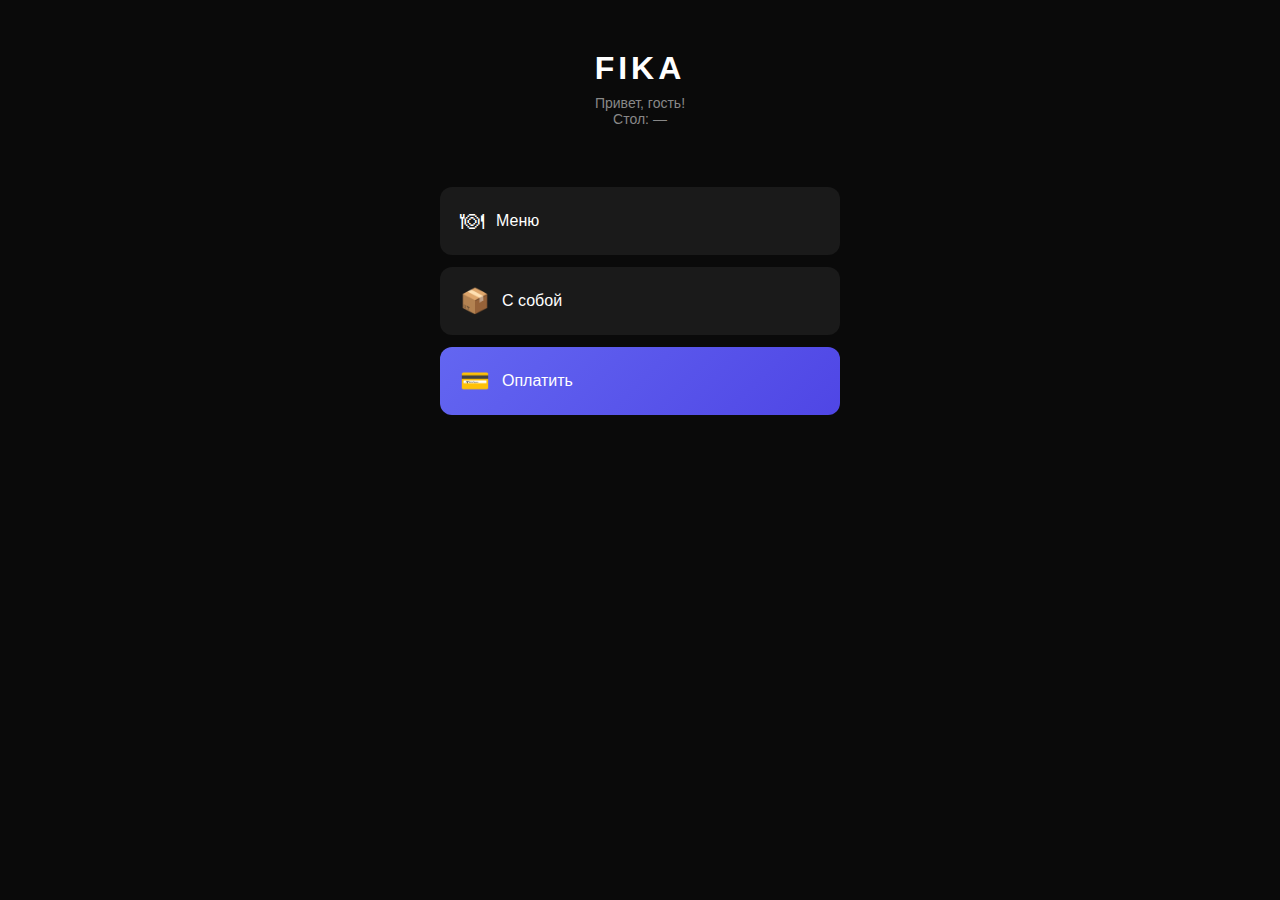
<file: index.html>
<!DOCTYPE html>
<html>
<head>
    <meta charset="UTF-8">
    <meta name="viewport" content="width=device-width, initial-scale=1.0">
    <title>FIKA</title>
    <script src="https://telegram.org/js/telegram-web-app.js"></script>
    <style>
        * {
            margin: 0;
            padding: 0;
            box-sizing: border-box;
        }
        
        body {
            font-family: -apple-system, BlinkMacSystemFont, 'Segoe UI', Roboto, sans-serif;
            background: #0a0a0a;
            color: #ffffff;
            min-height: 100vh;
            padding: 20px;
        }
        
        .container {
            max-width: 400px;
            margin: 0 auto;
        }
        
        .header {
            text-align: center;
            padding: 30px 0;
        }
        
        .logo {
            font-size: 32px;
            font-weight: 700;
            letter-spacing: 4px;
            margin-bottom: 8px;
        }
        
        .greeting {
            color: #888;
            font-size: 14px;
        }
        
        .buttons {
            display: flex;
            flex-direction: column;
            gap: 12px;
            margin-top: 30px;
        }
        
        .btn {
            background: #1a1a1a;
            border: none;
            border-radius: 12px;
            padding: 20px;
            color: #fff;
            font-size: 16px;
            cursor: pointer;
            display: flex;
            align-items: center;
            gap: 12px;
        }
        
        .btn:active {
            background: #252525;
        }
        
        .btn-icon {
            font-size: 24px;
        }
        
        .btn-pay {
            background: linear-gradient(135deg, #6366f1, #4f46e5);
        }
        
        /* Модалка заказа */
        .modal {
            display: none;
            position: fixed;
            top: 0;
            left: 0;
            right: 0;
            bottom: 0;
            background: #0a0a0a;
            padding: 20px;
            overflow-y: auto;
        }
        
        .modal.active {
            display: block;
        }
        
        .modal-header {
            display: flex;
            justify-content: space-between;
            align-items: center;
            margin-bottom: 20px;
        }
        
        .modal-title {
            font-size: 20px;
            font-weight: 600;
        }
        
        .modal-close {
            background: #1a1a1a;
            border: none;
            color: #fff;
            font-size: 24px;
            width: 40px;
            height: 40px;
            border-radius: 50%;
            cursor: pointer;
        }
        
        .order-item {
            display: flex;
            justify-content: space-between;
            padding: 15px 0;
            border-bottom: 1px solid #1a1a1a;
        }
        
        .item-name {
            flex: 1;
            margin-right: 10px;
        }
        
        .item-price {
            color: #6366f1;
            font-weight: 600;
        }
        
        .order-total {
            display: flex;
            justify-content: space-between;
            padding: 20px 0;
            font-size: 20px;
            font-weight: 700;
        }
        
        .total-sum {
            color: #22c55e;
        }
        
        .btn-pay-now {
            width: 100%;
            background: linear-gradient(135deg, #22c55e, #16a34a);
            border: none;
            border-radius: 12px;
            padding: 18px;
            color: #fff;
            font-size: 18px;
            font-weight: 600;
            cursor: pointer;
            margin-top: 20px;
        }
        
        .loading {
            text-align: center;
            padding: 40px;
            color: #888;
        }
        
        .error {
            text-align: center;
            padding: 40px;
            color: #ef4444;
        }
    </style>
</head>
<body>
    <div class="container">
        <div class="header">
            <div class="logo">FIKA</div>
            <p class="greeting">Привет, <span id="username">гость</span>!</p>
            <p class="greeting">Стол: <span id="table-num">—</span></p>
        </div>
        
        <div class="buttons">
            <button class="btn" id="btn-menu">
                <span class="btn-icon">🍽</span>
                <span>Меню</span>
            </button>
            
            <button class="btn" id="btn-takeaway">
                <span class="btn-icon">📦</span>
                <span>С собой</span>
            </button>
            
            <button class="btn btn-pay" id="btn-pay">
                <span class="btn-icon">💳</span>
                <span>Оплатить</span>
            </button>
        </div>
    </div>
    
    <!-- Модалка с заказом -->
    <div class="modal" id="modal">
        <div class="modal-header">
            <span class="modal-title">Ваш счёт</span>
            <button class="modal-close" id="modal-close">×</button>
        </div>
        <div id="order-content">
            <div class="loading">Загрузка...</div>
        </div>
    </div>

    <script>
        const tg = window.Telegram.WebApp;
        tg.ready();
        tg.expand();
        
        document.getElementById('username').textContent = 
            tg.initDataUnsafe?.user?.first_name || 'гость';
        
        // Получаем номер стола из параметра (например ?table=31)
        const urlParams = new URLSearchParams(window.location.search);
        const tableNum = urlParams.get('table') || '31';
        document.getElementById('table-num').textContent = tableNum;
        
        const modal = document.getElementById('modal');
        const orderContent = document.getElementById('order-content');
        
        // Кнопки
        document.getElementById('btn-menu').onclick = function() {
            tg.showAlert('Меню — скоро будет!');
        };
        
        document.getElementById('btn-takeaway').onclick = function() {
            tg.showAlert('С собой — скоро будет!');
        };
        
        document.getElementById('btn-pay').onclick = async function() {
            modal.classList.add('active');
            orderContent.innerHTML = '<div class="loading">Загрузка заказа...</div>';
            
            try {
                const response = await fetch('/api/order/' + tableNum);
                const data = await response.json();
                
                if (data.error) {
                    orderContent.innerHTML = '<div class="error">' + data.error + '</div>';
                    return;
                }
                
                let html = '';
                data.items.forEach(item => {
                    html += `
                        <div class="order-item">
                            <span class="item-name">${item.name}</span>
                            <span class="item-price">${item.price} ₸</span>
                        </div>
                    `;
                });
                
                html += `
                    <div class="order-total">
                        <span>Итого:</span>
                        <span class="total-sum">${data.total} ₸</span>
                    </div>
                    <button class="btn-pay-now" onclick="payNow()">Оплатить ${data.total} ₸</button>
                `;
                
                orderContent.innerHTML = html;
                
            } catch (err) {
                orderContent.innerHTML = '<div class="error">Ошибка загрузки</div>';
            }
        };
        
        document.getElementById('modal-close').onclick = function() {
            modal.classList.remove('active');
        };
        
        function payNow() {
            tg.showAlert('Оплата скоро будет подключена!');
        }
    </script>
</body>
</html>
</file>
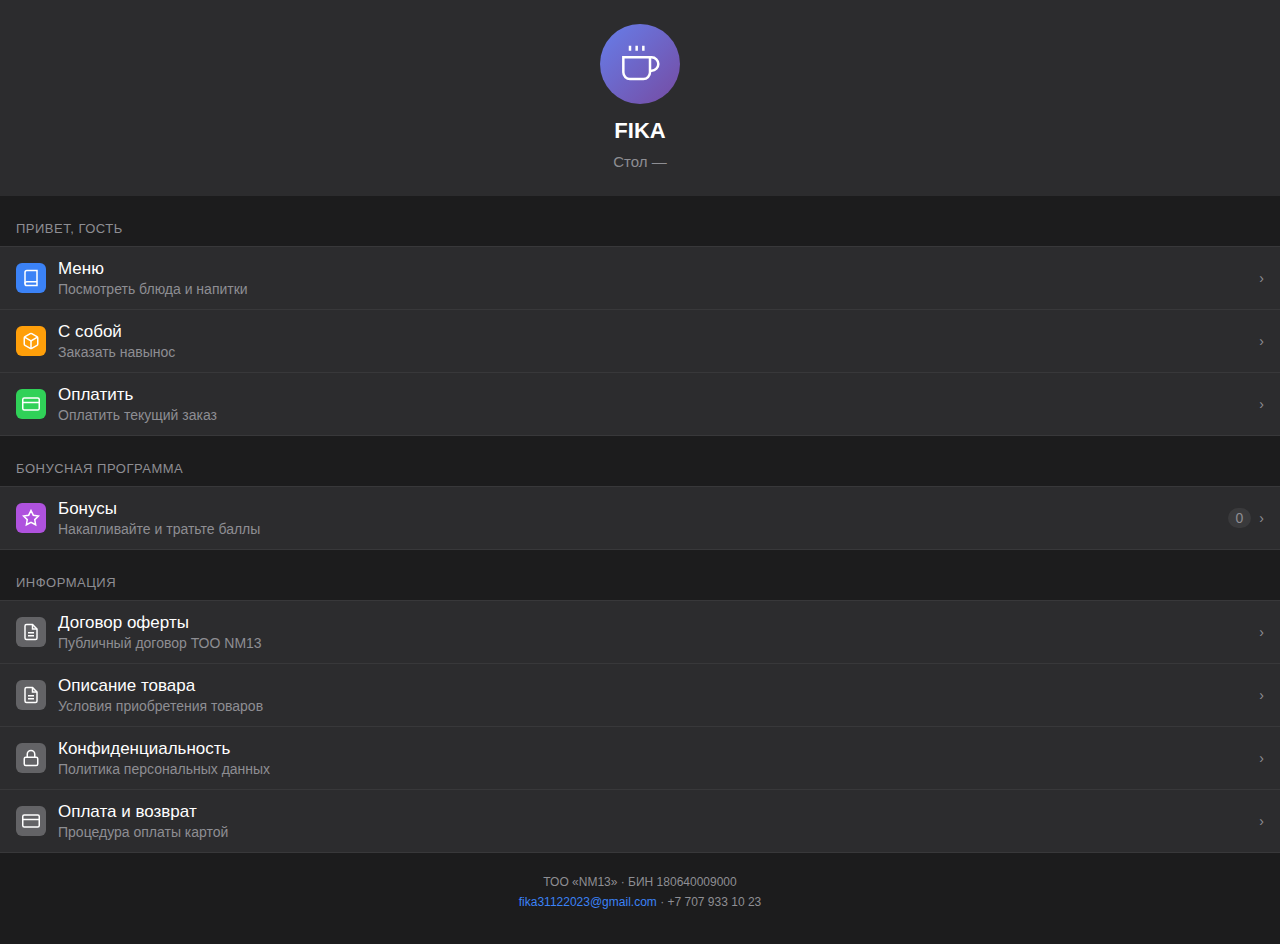
<file: templates/index.html>
<!DOCTYPE html>
<html>
<head>
    <meta charset="UTF-8">
    <meta name="viewport" content="width=device-width, initial-scale=1.0, maximum-scale=1.0, user-scalable=no">
    <title>FIKA</title>
    <script src="https://telegram.org/js/telegram-web-app.js"></script>
    <link rel="stylesheet" href="/static/css/style.css">
</head>
<body>
    <!-- Главная страница -->
    <div class="page active" id="main-page">
        <div class="profile-header">
            <div class="profile-avatar">
                <svg width="40" height="40" viewBox="0 0 24 24" fill="none" stroke="white" stroke-width="1.5">
                    <path d="M18 8h1a4 4 0 0 1 0 8h-1M2 8h16v9a4 4 0 0 1-4 4H6a4 4 0 0 1-4-4V8zM6 1v3M10 1v3M14 1v3"/>
                </svg>
            </div>
            <div class="profile-name">FIKA</div>
            <div class="profile-table">Стол <span id="table-num">—</span></div>
        </div>
        
        <div class="section">
            <div class="section-header">Привет, <span id="username">гость</span></div>
            <div class="menu-list">
                <button class="menu-item" id="btn-menu">
                    <div class="menu-icon blue">
                        <svg width="18" height="18" viewBox="0 0 24 24" fill="none" stroke="white" stroke-width="2">
                            <path d="M4 19.5A2.5 2.5 0 0 1 6.5 17H20"/>
                            <path d="M6.5 2H20v20H6.5A2.5 2.5 0 0 1 4 19.5v-15A2.5 2.5 0 0 1 6.5 2z"/>
                        </svg>
                    </div>
                    <div class="menu-content">
                        <div class="menu-title">Меню</div>
                        <div class="menu-subtitle">Посмотреть блюда и напитки</div>
                    </div>
                    <span class="menu-arrow">›</span>
                </button>
                
                <button class="menu-item" id="btn-takeaway">
                    <div class="menu-icon orange">
                        <svg width="18" height="18" viewBox="0 0 24 24" fill="none" stroke="white" stroke-width="2">
                            <path d="M21 16V8a2 2 0 0 0-1-1.73l-7-4a2 2 0 0 0-2 0l-7 4A2 2 0 0 0 3 8v8a2 2 0 0 0 1 1.73l7 4a2 2 0 0 0 2 0l7-4A2 2 0 0 0 21 16z"/>
                            <polyline points="3.27 6.96 12 12.01 20.73 6.96"/>
                            <line x1="12" y1="22.08" x2="12" y2="12"/>
                        </svg>
                    </div>
                    <div class="menu-content">
                        <div class="menu-title">С собой</div>
                        <div class="menu-subtitle">Заказать навынос</div>
                    </div>
                    <span class="menu-arrow">›</span>
                </button>
                
                <button class="menu-item" id="btn-pay">
                    <div class="menu-icon green">
                        <svg width="18" height="18" viewBox="0 0 24 24" fill="none" stroke="white" stroke-width="2">
                            <rect x="1" y="4" width="22" height="16" rx="2" ry="2"/>
                            <line x1="1" y1="10" x2="23" y2="10"/>
                        </svg>
                    </div>
                    <div class="menu-content">
                        <div class="menu-title">Оплатить</div>
                        <div class="menu-subtitle">Оплатить текущий заказ</div>
                    </div>
                    <span class="menu-arrow">›</span>
                </button>
            </div>
        </div>
        
        <div class="section">
            <div class="section-header">Бонусная программа</div>
            <div class="menu-list">
                <button class="menu-item" id="btn-bonus">
                    <div class="menu-icon purple">
                        <svg width="18" height="18" viewBox="0 0 24 24" fill="none" stroke="white" stroke-width="2">
                            <polygon points="12 2 15.09 8.26 22 9.27 17 14.14 18.18 21.02 12 17.77 5.82 21.02 7 14.14 2 9.27 8.91 8.26 12 2"/>
                        </svg>
                    </div>
                    <div class="menu-content">
                        <div class="menu-title">Бонусы</div>
                        <div class="menu-subtitle">Накапливайте и тратьте баллы</div>
                    </div>
                    <span class="menu-badge">0</span>
                    <span class="menu-arrow">›</span>
                </button>
            </div>
        </div>
        <div class="section">
            <div class="section-header">Информация</div>
            <div class="menu-list">
                <button class="menu-item" id="btn-offer">
                    <div class="menu-icon" style="background:#636366">
                        <svg width="18" height="18" viewBox="0 0 24 24" fill="none" stroke="white" stroke-width="2">
                            <path d="M14 2H6a2 2 0 0 0-2 2v16a2 2 0 0 0 2 2h12a2 2 0 0 0 2-2V8z"/>
                            <polyline points="14 2 14 8 20 8"/>
                            <line x1="16" y1="13" x2="8" y2="13"/>
                            <line x1="16" y1="17" x2="8" y2="17"/>
                        </svg>
                    </div>
                    <div class="menu-content">
                        <div class="menu-title">Договор оферты</div>
                        <div class="menu-subtitle">Публичный договор ТОО NM13</div>
                    </div>
                    <span class="menu-arrow">&#8250;</span>
                </button>
                <button class="menu-item" id="btn-product">
                    <div class="menu-icon" style="background:#636366">
                        <svg width="18" height="18" viewBox="0 0 24 24" fill="none" stroke="white" stroke-width="2">
                            <path d="M14 2H6a2 2 0 0 0-2 2v16a2 2 0 0 0 2 2h12a2 2 0 0 0 2-2V8z"/>
                            <polyline points="14 2 14 8 20 8"/>
                            <line x1="16" y1="13" x2="8" y2="13"/>
                            <line x1="16" y1="17" x2="8" y2="17"/>
                        </svg>
                    </div>
                    <div class="menu-content">
                        <div class="menu-title">Описание товара</div>
                        <div class="menu-subtitle">Условия приобретения товаров</div>
                    </div>
                    <span class="menu-arrow">&#8250;</span>
                </button>
                <button class="menu-item" id="btn-privacy">
                    <div class="menu-icon" style="background:#636366">
                        <svg width="18" height="18" viewBox="0 0 24 24" fill="none" stroke="white" stroke-width="2">
                            <rect x="3" y="11" width="18" height="11" rx="2" ry="2"/>
                            <path d="M7 11V7a5 5 0 0 1 10 0v4"/>
                        </svg>
                    </div>
                    <div class="menu-content">
                        <div class="menu-title">Конфиденциальность</div>
                        <div class="menu-subtitle">Политика персональных данных</div>
                    </div>
                    <span class="menu-arrow">&#8250;</span>
                </button>
                <button class="menu-item" id="btn-payment-info">
                    <div class="menu-icon" style="background:#636366">
                        <svg width="18" height="18" viewBox="0 0 24 24" fill="none" stroke="white" stroke-width="2">
                            <rect x="1" y="4" width="22" height="16" rx="2" ry="2"/>
                            <line x1="1" y1="10" x2="23" y2="10"/>
                        </svg>
                    </div>
                    <div class="menu-content">
                        <div class="menu-title">Оплата и возврат</div>
                        <div class="menu-subtitle">Процедура оплаты картой</div>
                    </div>
                    <span class="menu-arrow">&#8250;</span>
                </button>
            </div>
        </div>

        <div class="footer-info">
            ТОО &laquo;NM13&raquo; &middot; БИН 180640009000<br>
            <a href="mailto:fika31122023@gmail.com">fika31122023@gmail.com</a> &middot; +7 707 933 10 23
        </div>
    </div>

    <!-- Страница меню -->
    <div class="page" id="menu-page">
        <div class="navbar">
            <button class="navbar-back" id="menu-back">
                <svg width="12" height="20" viewBox="0 0 12 20" fill="none" stroke="currentColor" stroke-width="2.5" stroke-linecap="round" stroke-linejoin="round">
                    <path d="M10 18L2 10L10 2"/>
                </svg>
                Назад
            </button>
            <div class="navbar-title">Меню</div>
            <div class="navbar-spacer"></div>
        </div>
        <div id="menu-content">
            <div class="loading">Загрузка меню...</div>
        </div>
    </div>
    
    <!-- Страница заказа (оплата стола) -->
    <div class="page" id="order-page">
        <div class="navbar">
            <button class="navbar-back" id="order-back">
                <svg width="12" height="20" viewBox="0 0 12 20" fill="none" stroke="currentColor" stroke-width="2.5" stroke-linecap="round" stroke-linejoin="round">
                    <path d="M10 18L2 10L10 2"/>
                </svg>
                Назад
            </button>
            <div class="navbar-title">Ваш счёт</div>
            <div class="navbar-spacer"></div>
        </div>
        <div id="order-content">
            <div class="loading">Загрузка...</div>
        </div>
    </div>
    
    <!-- Страница самовывоза -->
    <div class="page" id="takeaway-page">
        <div class="navbar">
            <button class="navbar-back" id="takeaway-back">
                <svg width="12" height="20" viewBox="0 0 12 20" fill="none" stroke="currentColor" stroke-width="2.5" stroke-linecap="round" stroke-linejoin="round">
                    <path d="M10 18L2 10L10 2"/>
                </svg>
                Назад
            </button>
            <div class="navbar-title">С собой</div>
            <button class="navbar-cart" id="btn-cart">
                <svg width="24" height="24" viewBox="0 0 24 24" fill="none" stroke="currentColor" stroke-width="2">
                    <circle cx="9" cy="21" r="1"/>
                    <circle cx="20" cy="21" r="1"/>
                    <path d="M1 1h4l2.68 13.39a2 2 0 0 0 2 1.61h9.72a2 2 0 0 0 2-1.61L23 6H6"/>
                </svg>
                <span class="cart-badge" id="cart-badge">0</span>
            </button>
        </div>
        <div id="takeaway-menu-content">
            <div class="loading">Загрузка меню...</div>
        </div>
    </div>
    
    <!-- Страница корзины -->
    <div class="page" id="cart-page">
        <div class="navbar">
            <button class="navbar-back" id="cart-back">
                <svg width="12" height="20" viewBox="0 0 12 20" fill="none" stroke="currentColor" stroke-width="2.5" stroke-linecap="round" stroke-linejoin="round">
                    <path d="M10 18L2 10L10 2"/>
                </svg>
                Назад
            </button>
            <div class="navbar-title">Корзина</div>
            <div class="navbar-spacer"></div>
        </div>
        <div id="cart-content">
            <div class="empty-cart">Корзина пуста</div>
        </div>
    </div>

    <!-- Страница: Договор оферты -->
    <div class="page" id="offer-page">
        <div class="navbar">
            <button class="navbar-back" id="offer-back">
                <svg width="12" height="20" viewBox="0 0 12 20" fill="none" stroke="currentColor" stroke-width="2.5" stroke-linecap="round" stroke-linejoin="round">
                    <path d="M10 18L2 10L10 2"/>
                </svg>
                Назад
            </button>
            <div class="navbar-title">Договор оферты</div>
            <div class="navbar-spacer"></div>
        </div>
        <div class="doc-content">
            <h2>ПУБЛИЧНЫЙ ДОГОВОР-ОФЕРТА</h2>
            <p class="doc-subtitle">Юридического лица ТОО &laquo;NM13&raquo;<br>(далее &ndash; Исполнитель)</p>
            <p>Настоящая публичная оферта (далее &ndash; Оферта), является Договором, заключенным между Исполнителем и пользователем услуг &ndash; физическим лицом (далее &ndash; Заказчик), который определяет условия приобретения и оказания услуг с использованием ресурсов Исполнителя.</p>

            <h3>1. Общие положения</h3>
            <p>1.1. Исполнитель публикует настоящую Оферту с предложением в адрес физических и юридических лиц в соответствии со ст.395, 396 и 447 Гражданского кодекса Республики Казахстан (далее &ndash; ГК РК).</p>
            <p>1.2. Настоящая Оферта, как и любой Договор, определяет существенные условия взаимодействия между Исполнителем и Заказчиком (лицом акцептовавшим Оферту).</p>
            <p>1.3. Настоящая Оферта заключается между Исполнителем и Заказчиком в момент оформления заказа на оказание услуг.</p>
            <p>1.4. Оферта может быть принята любым физическим или юридическим лицом на территории Республики Казахстан, имеющим намерение заказать (приобрести) услуги, оказываемые Исполнителем в соответствии с перечнем услуг, указанных на сайте @FikaQr_bot.</p>
            <p>1.5. Заказчик безоговорочно принимает все условия, содержащиеся в оферте в целом (т.е. в полном объеме и без исключений).</p>
            <p>1.6. В случае принятия условий настоящей Оферты, физическое или юридическое лицо становится Заказчиком.</p>
            <p>1.7. Акцептом является получение Исполнителем сообщения о намерении физического или юридического лица заказать услуги на условиях, предложенных настоящей Офертой.</p>
            <p>1.8. Оферта, все изменения, приложения к ней, а также вся дополнительная информация об услугах Исполнителя опубликованы на сайте @FikaQr_bot.</p>

            <h3>2. Статус сайта Исполнителя</h3>
            <p>2.1. Сайт является собственностью Исполнителя и предназначен для организации дистанционного способа продажи услуг посредством сети интернет.</p>
            <p>2.2. Произведя акцепт Оферты (т.е. оплату оформленного на сайте Исполнителя заказа), Заказчик получит услуги на условиях и в порядке, определенном Договором на оказание услуг Исполнителя, размещенного на сайте @FikaQr_bot.</p>
            <p>2.3. Исполнитель не несет ответственности за содержание и достоверность информации, предоставленной Заказчиком при оформлении заказа на сайте Исполнителя.</p>

            <h3>3. Статус Заказчика</h3>
            <p>3.1. Заказчик несет ответственность за достоверность предоставленной при оформлении заказа информации, и ее чистоту от претензий третьих лиц.</p>
            <p>3.2. Заказчик подтверждает свое согласие с условиями, установленными настоящей Офертой, путем проставления отметки в графе &laquo;Условия Договора мною прочитаны полностью, все условия Договора мне понятны, со всеми условиями Договора я согласен&raquo; при оформлении заказа.</p>
            <p>3.3. Информация, предоставленная Заказчиком, является конфиденциальной. Заказчик, предоставляя свои персональные данные, зарегистрировавшись на сайте или заполнении заявки дает своими действиями согласие на обработку его персональных данных в целях исполнения пользовательского соглашения. Исполнитель использует информацию о Заказчике исключительно в целях функционирования Исполнителя (отправление уведомления Заказчиком о выполнении заказа и т.д.) и в случаях, указанных в настоящей Оферте.</p>
            <p>3.4. Услуги приобретаются Заказчиком исключительно для личных, семейных, домашних нужд, не связанных с осуществлением предпринимательской деятельности. Использование сайта (ресурса) Исполнителя для просмотра и выбора услуг, а также для оформления заказа является для Заказчика безвозмездным.</p>

            <h3>4. Предмет оферты</h3>
            <p>4.1. Исполнитель, на основании заказов Заказчика, продает последнему услуги в соответствии с условиями и по ценам, установленным Исполнителем на сайте.</p>
            <p>4.2. Оказание услуг заказанных и оплаченных Заказчиком, осуществляется Исполнителем или третьими лицами, привлеченными Исполнителем для исполнения своих обязательств.</p>
            <p>4.3. К отношениям между Заказчиком и Исполнителем применяются положения ГК РК, ЗРК &laquo;О защите прав потребителей&raquo;, а также иные нормативные правовые акты Республики Казахстан.</p>
            <p>4.4. Физическое или юридическое лицо считается принявшим все условия Оферты (акцепт) и приложений к ней в полном объеме и без исключений с момента получения Исполнителем сообщения о намерении Заказчика заказать услуги на условиях, предложенных Исполнителем.</p>

            <h3>5. Порядок заключения договора купли-продажи</h3>
            <p>5.1. Заказчик может оформить заказ самостоятельно на сайте Исполнителя, либо через специалиста Исполнителя по телефону, указанному на сайте, на условиях Договора оказания услуг.</p>
            <p>5.2. При оформлении заказа на сайте Исполнителя, Заказчик обязан предоставить следующие данные:</p>
            <ul>
                <li>Ф.И.О., ИИН (для физических лиц) или полное наименование, БИН (для юридических лиц);</li>
                <li>адрес доставки Товара;</li>
                <li>контактный телефон и адрес электронной почты Заказчика.</li>
            </ul>
            <p>5.3. Волеизъявление Заказчика осуществляется посредством внесения последним соответствующих данных в форму заказа на сайте Исполнителя, либо подачей заявки через специалиста Исполнителя с использованием информационно-телекоммуникационных средств или по электронной почте (e-mail).</p>
            <p>5.4. Исполнитель не редактирует информацию о Заказчике.</p>
            <p>5.5. Для получения бумажного экземпляра Договора оказания услуг, Заказчик отправляет заявку по электронной почте или иным способом, согласованным со специалистом Исполнителя.</p>

            <h3>6. Информация о товаре</h3>
            <p>6.1. Информация об услугах Исполнителя предоставляется к показу на сайте Исполнителя через графические изображения и информацию, являющиеся собственностью Исполнителя.</p>
            <p>6.2. Каждое графическое изображение сопровождается текстовой информацией с наименованием, ценой и описанием услуг.</p>
            <p>6.3. Все информационные материалы, представленные на сайте Исполнителя, носят справочный характер и не могут в полной мере передавать информацию о свойствах и характеристиках услуг.</p>
            <p>6.4. По просьбе Заказчика специалист Исполнителя обязан предоставить (по телефону или посредством электронной почты) прочую информацию, необходимую и достаточную для принятия им решения о заказе услуг.</p>

            <h3>7. Порядок приобретения (заказа) услуг</h3>
            <p>7.1. Заказчик вправе оформить заказ на любой из видов услуг, предоставленных на сайте Исполнителя. Каждый вид услуги может быть заказан в любом количестве.</p>
            <p>7.2. Заказ может быть оформлен Заказчиком по телефонам, указанным на сайте, или оформлен самостоятельно на сайте.</p>
            <p>7.3. После оформления заказа Исполнитель подтверждает заказ Заказчика путем отправления на e-mail информации, подтверждающей принятие заказа.</p>
            <p>7.4. При невозможности оказания услуги специалист обязан поставить в известность об этом Заказчика.</p>
            <p>7.5. Срок оказания услуги устанавливается по соглашению Сторон и/или определяется Договором об оказании услуг.</p>

            <h3>8. Цена услуг</h3>
            <p>8.1. Цена указанная на сайте Исполнителя указана в тенге Республики Казахстан.</p>
            <p>8.2. Указанная на сайте цена может быть изменена Исполнителем в одностороннем порядке, при этом цена на заказанные и оплаченные Заказчиком услуги изменению не подлежит.</p>
            <p>8.3. Стоимость услуг указана в разделе &laquo;Оплата&raquo;.</p>

            <h3>9. Оплата услуг</h3>
            <p>9.1. Способы и порядок оплаты указаны на сайте в разделе &laquo;Оплата&raquo;.</p>
            <p>9.2. При наличной форме оплаты Заказчик обязан уплатить Исполнителю цену заказа в момент выставления и передачи счета на оплату услуг.</p>
            <p>9.3. Оплата безналичным расчетом производится согласно оформленному счету в течение 3 (трёх) рабочих дней с даты выставления такого счёта.</p>
            <p>9.4. Заказчик оплачивает заказ любым способом, доступным на сайте Исполнителя.</p>
            <p>9.5. Расчеты Сторон при оплате заказа осуществляются в тенге Республики Казахстан.</p>

            <h3>10. Возврат товара</h3>
            <p>10.1. Заказчик вправе отказаться от услуг в порядке и на условиях, предусмотренных ЗРК &laquo;О защите прав потребителей РК&raquo;.</p>
            <p>10.2. Заказчик не вправе отказаться от услуг выполненных (оказанных) надлежащим образом.</p>

            <h3>11. Ответственность сторон</h3>
            <p>11.1. Стороны несут ответственность в соответствии с законодательством РК.</p>
            <p>11.2. Исполнитель не несет ответственности за ущерб, причиненный Заказчику вследствие ненадлежащего использования им результатов услуг.</p>
            <p>11.3. Стороны освобождаются от ответственности за неисполнение или ненадлежащее исполнение обязательств на время действия обстоятельств непреодолимой силы.</p>

            <h3>12. Прочие условия</h3>
            <p>12.1. К отношениям между Заказчиком и Исполнителем применяются нормы законодательства Республики Казахстан.</p>
            <p>12.2. При необходимости Исполнитель и Заказчик вправе в любое время оформить договор оказания услуг в форме письменного двухстороннего соглашения.</p>
            <p>12.3. В случае возникновения вопросов и претензий со стороны Заказчика, последний должен обратиться к Исполнителю по адресу: Кабанбай батыра 104, и/или по адресу электронной почты: fika31122023@gmail.com и/или по номеру телефона: +7 707 933 10 23.</p>
            <p>12.4. Настоящая Оферта вступает в силу с даты её акцепта Заказчиком и действует до полного исполнения обязательств Сторонами.</p>
            <p>12.5. Все споры и разногласия решаются путем проведения переговоров, а в случае невозможности &ndash; в судебных органах Республики Казахстан по месту нахождения Исполнителя.</p>
            <p>12.6. Исполнитель оставляет за собой право расширять и сокращать общее предложение услуг на сайте.</p>

            <h3>13. Адрес и реквизиты Исполнителя</h3>
            <div class="doc-requisites">
                <p>Наименование: ТОО &laquo;NM13&raquo;</p>
                <p>Юридический адрес: РК, г. Алматы, Медеуский район, ул. Гоголя, д. 13</p>
                <p>БИН: 180640009000</p>
                <p>ИИК: KZ48601A861026306891</p>
                <p>АО &laquo;Народный Банк Казахстана&raquo;</p>
                <p>БИК: HSBKKZKX</p>
            </div>
        </div>
    </div>

    <!-- Страница: Описание товара -->
    <div class="page" id="product-page">
        <div class="navbar">
            <button class="navbar-back" id="product-back">
                <svg width="12" height="20" viewBox="0 0 12 20" fill="none" stroke="currentColor" stroke-width="2.5" stroke-linecap="round" stroke-linejoin="round">
                    <path d="M10 18L2 10L10 2"/>
                </svg>
                Назад
            </button>
            <div class="navbar-title">Описание товара</div>
            <div class="navbar-spacer"></div>
        </div>
        <div class="doc-content">
            <h2>ПУБЛИЧНЫЙ ДОГОВОР-ОФЕРТА</h2>
            <p class="doc-subtitle">Интернет магазина @FikaQr_bot</p>
            <p>Настоящий договор между интернет-магазином @FikaQr_bot, именуемым в дальнейшем &laquo;Интернет магазин&raquo;, и пользователем услуг интернет-магазина, именуемым в дальнейшем &laquo;Покупатель&raquo;, определяет условия приобретения товаров через сайт интернет-магазина @FikaQr_bot.</p>

            <h3>1. Общие положения</h3>
            <p>1.1. ТОО &laquo;NM13&raquo; публикует настоящий договор купли-продажи, являющийся публичным договором-офертой (предложением) в адрес физических и юридических лиц в соответствии со ст. 447 ГК РК.</p>
            <p>1.2. Настоящая публичная оферта определяет все существенные условия договора между ТОО &laquo;NM13&raquo; и лицом, акцептовавшим Оферту.</p>
            <p>1.3. Настоящий договор заключается между Покупателем и интернет-магазином в момент оформления заказа.</p>
            <p>1.4. Оферта может быть принята любым физическим или юридическим лицом на территории Республики Казахстан, имеющим намерение приобрести товар и/или услуги через интернет-магазин @FikaQr_bot.</p>
            <p>1.5. Покупатель безоговорочно принимает все условия, содержащиеся в оферте в целом.</p>
            <p>1.6. В случае принятия условий настоящего договора, физическое или юридическое лицо становится Покупателем.</p>
            <p>1.7. Акцептом является получение Продавцом сообщения о намерении физического или юридического лица приобрести товар на условиях, предложенных Продавцом.</p>
            <p>1.8. Оферта, все приложения к ней, а также вся дополнительная информация о товарах/услугах опубликована на сайте @FikaQr_bot.</p>

            <h3>2. Статус интернет-магазина</h3>
            <p>2.1. Интернет-магазин является собственностью ТОО &laquo;NM13&raquo; и предназначен для организации дистанционного способа продажи товаров через сеть интернет.</p>
            <p>2.2. Сделки интернет-магазина регулируются договором купли-продажи на условиях публичной оферты.</p>
            <p>2.3. Интернет-магазин не несет ответственности за содержание и достоверность информации, предоставленной Покупателем при оформлении заказа.</p>

            <h3>3. Статус Покупателя</h3>
            <p>3.1. Покупатель несет ответственность за достоверность предоставленной при оформлении заказа информации.</p>
            <p>3.2. Покупатель подтверждает свое согласие с условиями путем проставления отметки при оформлении заказа.</p>
            <p>3.3. Информация, предоставленная Покупателем, является конфиденциальной. Покупатель дает согласие на обработку персональных данных в целях исполнения пользовательского соглашения.</p>
            <p>3.4. Товар приобретается Покупателем исключительно для личных, семейных, домашних нужд.</p>

            <h3>4. Предмет оферты</h3>
            <p>4.1. Продавец, на основании заказов Покупателя, продает Покупателю товар в соответствии с условиями и по ценам, установленным Продавцом.</p>
            <p>4.2. Доставка товаров осуществляется Продавцом или Перевозчиком. Покупатель имеет право забрать товар самостоятельно (самовывоз).</p>
            <p>4.3. К отношениям между Покупателем и Продавцом применяются положения ГК РК, Закон РК &laquo;О защите прав потребителей&raquo;.</p>
            <p>4.4. Физическое или юридическое лицо считается принявшим все условия оферты с момента получения Продавцом сообщения о намерении Покупателя приобрести товар.</p>

            <h3>5. Порядок заключения договора купли-продажи</h3>
            <p>5.1. Покупатель может оформить заказ самостоятельно на сайте интернет-магазина.</p>
            <p>5.2. При оформлении заказа Покупатель обязан предоставить:</p>
            <ul>
                <li>Ф.И.О. (для физических лиц) или полное наименование, ИНН (для юридических лиц);</li>
                <li>адрес доставки Товара;</li>
                <li>контактный телефон и электронную почту.</li>
            </ul>
            <p>5.3. Волеизъявление Покупателя осуществляется посредством внесения данных в форму заказа.</p>
            <p>5.4. Интернет-магазин не редактирует информацию о Покупателе.</p>

            <h3>6. Информация о товаре</h3>
            <p>6.1. Товар представлен на сайте через графические изображения-образцы.</p>
            <p>6.2. Каждое изображение сопровождается текстовой информацией: наименованием, ценой и описанием.</p>
            <p>6.3. Все материалы носят справочный характер.</p>
            <p>6.4. По просьбе Покупателя менеджер обязан предоставить дополнительную информацию о товаре.</p>

            <h3>7. Порядок приобретения товара</h3>
            <p>7.1. Покупатель вправе оформить заказ на любой товар, представленный в интернет-магазине.</p>
            <p>7.2. Заказ может быть оформлен по телефонам или самостоятельно на сайте.</p>
            <p>7.3. После оформления заказа Продавец подтверждает заказ Покупателя.</p>
            <p>7.4. При отсутствии товара менеджер обязан поставить в известность Покупателя.</p>
            <p>7.5. Покупатель вправе сделать предварительный заказ на отсутствующий товар.</p>
            <p>7.6. При отсутствии товара Покупатель вправе заменить его другим или аннулировать заказ.</p>
            <p>7.7. Срок поставки товара составляет не более 30 дней.</p>

            <h3>8. Цена товара</h3>
            <p>8.1. Цена товара указана в тенге Республики Казахстан.</p>
            <p>8.2. Цена может быть изменена в одностороннем порядке, при этом цена на оплаченный товар изменению не подлежит.</p>
            <p>8.3. Полная стоимость заказа состоит из каталожной стоимости товара, стоимости доставки и стоимости подъёма на этаж.</p>

            <h3>9. Оплата товара</h3>
            <p>9.1. Способы и порядок оплаты указаны на сайте в разделе &laquo;Оплата&raquo;.</p>
            <p>9.2. Оплата производится только безналичным расчетом.</p>
            <p>9.3. Оплата производится в течение трёх банковских дней.</p>
            <p>9.4. Покупатель оплачивает заказ любым способом, выбранным в интернет-магазине.</p>
            <p>9.5. Расчеты осуществляются в тенге Республики Казахстан.</p>

            <h3>10. Самовывоз товара</h3>
            <p>10.1. Способы, порядок и сроки самовывоза указаны на сайте в разделе &laquo;Оплата&raquo;.</p>
            <p>10.2. Право собственности и риск случайной гибели товара переходит к Покупателю с момента передачи товара.</p>
            <p>10.3. Покупатель обязан принять товар по количеству и ассортименту в момент приемки.</p>

            <h3>11. Возврат товара</h3>
            <p>11.1. Покупатель вправе отказаться от товара в любое время до его передачи, а после передачи &ndash; в течение 14 дней.</p>
            <p>11.2. Возврат товара надлежащего качества возможен при сохранении товарного вида и потребительских свойств.</p>
            <p>11.3. Покупатель не вправе отказаться от товара надлежащего качества, имеющего индивидуально-определенные свойства.</p>

            <h3>12. Ответственность сторон</h3>
            <p>12.1. Стороны несут ответственность в соответствии с законодательством РК.</p>
            <p>12.2. Продавец не несет ответственности за ущерб, причиненный Покупателю вследствие ненадлежащего использования товаров.</p>
            <p>12.3. Стороны освобождаются от ответственности на время действия непреодолимой силы.</p>

            <h3>13. Прочие условия</h3>
            <p>13.1. К отношениям между Покупателем и Продавцом применяется законодательство Республики Казахстан.</p>
            <p>13.2. В случае вопросов и претензий обращаться: Кабанбай батыра 104, тел.: +7 707 933 10 23, e-mail: fika31122023@gmail.com.</p>
            <p>13.3. Настоящий договор вступает в силу с даты акцепта и действует до полного исполнения обязательств.</p>

            <h3>14. Адрес и реквизиты Продавца</h3>
            <div class="doc-requisites">
                <p>Наименование: ТОО &laquo;NM13&raquo;</p>
                <p>Юридический адрес: РК, г. Алматы, Медеуский район, ул. Гоголя, д. 13</p>
                <p>БИН: 180640009000</p>
                <p>ИИК: KZ48601A861026306891</p>
                <p>АО &laquo;Народный Банк Казахстана&raquo;</p>
                <p>БИК: HSBKKZKX</p>
            </div>
        </div>
    </div>

    <!-- Страница: Политика конфиденциальности -->
    <div class="page" id="privacy-page">
        <div class="navbar">
            <button class="navbar-back" id="privacy-back">
                <svg width="12" height="20" viewBox="0 0 12 20" fill="none" stroke="currentColor" stroke-width="2.5" stroke-linecap="round" stroke-linejoin="round">
                    <path d="M10 18L2 10L10 2"/>
                </svg>
                Назад
            </button>
            <div class="navbar-title">Конфиденциальность</div>
            <div class="navbar-spacer"></div>
        </div>
        <div class="doc-content">
            <h2>Политика конфиденциальности персональных данных</h2>
            <p>Настоящая Политика конфиденциальности персональных данных является публичным Договором, заключенным между владельцем Интернет-магазина ТОО &laquo;NM13&raquo; (Продавец) и Покупателем в соответствии со ст.387 Гражданского кодекса Республики Казахстан, основана на Законе Республики Казахстан &laquo;О персональных данных и их защите&raquo;, действует в отношении информации, содержащей персональные данные Покупателей, которую Интернет-магазин @FikaQr_bot может получить о Покупателях во время пользования ими сайтом Интернет-магазина.</p>

            <h3>1. Определение терминов</h3>
            <p>1.1. <strong>Персональные данные</strong> &ndash; сведения, относящиеся к определенному или определяемому на их основании субъекту персональных данных, зафиксированные на электронном, бумажном и (или) ином материальном носителе.</p>
            <p>1.2. <strong>Неличные данные</strong> &ndash; сведения, которые автоматически передаются в процессе просмотра: адрес запрашиваемой страницы, информацию cookie, IP-адрес, информацию о браузере, реферер, время доступа.</p>
            <p>1.3. <strong>Сбор персональных данных</strong> &ndash; действия, направленные на получение персональных данных.</p>
            <p>1.4. <strong>Обработка персональных данных</strong> &ndash; действия, направленные на накопление, хранение, изменение, дополнение, использование, распространение, обезличивание, блокирование и уничтожение персональных данных.</p>
            <p>1.5. <strong>Защита персональных данных</strong> &ndash; комплекс мер, осуществляемых в целях, установленных Законом РК &laquo;О персональных данных и их защите&raquo;.</p>
            <p>1.6. <strong>Интернет-магазин</strong> &ndash; сайт @FikaQr_bot, на котором представлены товары для оформления заказов, а также условия оплаты и доставки.</p>
            <p>1.7. <strong>Сервисы</strong> &ndash; все услуги, доступные для использования на сайте @FikaQr_bot и поддоменах.</p>
            <p>1.8. <strong>Покупатель</strong> &ndash; пользователь Интернет-магазина.</p>
            <p>1.9. <strong>Продавец</strong> &ndash; ТОО &laquo;NM13&raquo;, БИН 180640009000.</p>
            <p>1.10. <strong>Файлы cookie</strong> &ndash; небольшие текстовые данные, которые браузер сохраняет с посещаемых сайтов. Без cookie оформление покупки в Интернет-магазине невозможно.</p>
            <p>1.11. <strong>IP-адрес</strong> &ndash; уникальный сетевой идентификатор устройства. Интернет-магазин фиксирует лишь город и область.</p>

            <h3>2. Предмет политики конфиденциальности</h3>
            <p>2.1. Настоящая Политика определяет обязанности Продавца по соблюдению режима конфиденциальности и защите персональных данных, которые Покупатель предоставляет при регистрации на сайте и/или при оформлении заказа.</p>
            <p>2.2. Персональные данные, обрабатываемые в рамках настоящей Политики, передаются через регистрационную форму и включают:</p>
            <ul>
                <li>фамилию, имя, отчество;</li>
                <li>контактный телефон;</li>
                <li>адрес электронной почты (e-mail);</li>
                <li>адрес доставки Товара.</li>
            </ul>
            <p>2.3. Иные персональные сведения (история покупок, используемые браузеры и т.п.) также подлежат надежному хранению и не подлежат распространению.</p>

            <h3>3. Цели сбора и обработки персональных данных</h3>
            <p>3.1. Продавец собирает, обрабатывает и хранит только те персональные данные, которые необходимы для предоставления Сервисов и/или оформления покупки.</p>
            <p>3.2. Персональные данные используются для:</p>
            <ul>
                <li>установления личности Покупателя;</li>
                <li>проведения, принятия и учета платежей;</li>
                <li>организации доставки Товара;</li>
                <li>обеспечения клиентской поддержки;</li>
                <li>предоставления персонализированных Сервисов;</li>
                <li>связи с Покупателем;</li>
                <li>повышения качества Сервисов;</li>
                <li>информирования о мероприятиях и акциях;</li>
                <li>проведения статистических исследований.</li>
            </ul>
            <p>3.3. Продавец не отвечает за сведения, размещенные Покупателем в открытом доступе.</p>
            <p>3.4. Продавец не несет ответственности за убытки из-за компрометации логина и пароля.</p>

            <h3>4. Права и обязанности сторон</h3>
            <h4>4.1. Обязанности Покупателя</h4>
            <p>4.1.1. Предоставлять персональные данные, необходимые для использования Интернет-магазина.</p>
            <p>4.1.2. Своевременно вносить изменения и дополнения при обнаружении ошибок.</p>
            <h4>4.2. Права Покупателя</h4>
            <p>4.2.1. В любое время получать доступ к своим данным и редактировать их.</p>
            <h4>4.3. Обязанности Продавца</h4>
            <p>4.3.1. Использовать данные исключительно в целях, указанных в разделе 3.</p>
            <p>4.3.2. Обеспечивать конфиденциальность персональных данных, за исключением передачи для исполнения заказа (курьерские службы, банки и т.п.) и предоставления госорганам РК.</p>
            <p>4.3.3. Принимать необходимые меры для защиты персональных данных.</p>
            <h4>4.4. Права Продавца</h4>
            <p>4.4.1. Продавец вправе предоставлять третьим лицам доступ к сбору и анализу неличных данных для статистики и оптимизации рекламы.</p>

            <h3>5. Прочие условия</h3>
            <p>5.1. Использование Интернет-магазина означает полное согласие с настоящей Политикой конфиденциальности.</p>
            <p>5.2. Если Покупатель не согласен &ndash; он обязан прекратить использование сайта.</p>
            <p>5.3. Действие Политики распространяется только на сайт @FikaQr_bot и его поддомены.</p>
            <p>5.4. Продавец не проверяет достоверность предоставленных данных.</p>
            <p>5.5. Отключение cookies может привести к невозможности доступа к отдельным разделам.</p>
            <p>5.6. Интернет-магазин собирает статистику IP-адресов для выявления технических проблем и контроля законности платежей.</p>
            <p>5.7. К настоящей Политике применяется действующее законодательство Республики Казахстан.</p>
            <p>5.8. Продавец вправе в одностороннем порядке изменять данную Политику.</p>
            <p>5.9. Предложения и вопросы направляйте по адресу: <a href="mailto:fika31122023@gmail.com">fika31122023@gmail.com</a>.</p>
            <p>5.10. Продавец не несёт ответственности за действия третьих лиц, получивших доступ к информации через сеть Интернет.</p>
        </div>
    </div>

    <!-- Страница: Оплата и возврат -->
    <div class="page" id="payment-info-page">
        <div class="navbar">
            <button class="navbar-back" id="payment-info-back">
                <svg width="12" height="20" viewBox="0 0 12 20" fill="none" stroke="currentColor" stroke-width="2.5" stroke-linecap="round" stroke-linejoin="round">
                    <path d="M10 18L2 10L10 2"/>
                </svg>
                Назад
            </button>
            <div class="navbar-title">Оплата и возврат</div>
            <div class="navbar-spacer"></div>
        </div>
        <div class="doc-content">
            <h2>Оплата банковскими картами</h2>
            <p>К приёму доступны карты VISA и MasterCard.</p>
            <p>Оплата через интернет проводится по правилам международных платежных систем Visa и MasterCard с соблюдением конфиденциальности и безопасности. Применяются современные методы проверки, шифрования и передача данных по защищённым каналам. Ввод реквизитов карты выполняется на защищённой платёжной странице.</p>

            <h3>На странице оплаты потребуется указать:</h3>
            <ul>
                <li>номер карты;</li>
                <li>имя держателя;</li>
                <li>срок действия;</li>
                <li>трёхзначный код безопасности (CVV2 для VISA / CVC2 для MasterCard).</li>
            </ul>
            <p>Код безопасности &ndash; это три цифры на обороте карты. После ввода данных вы будете перенаправлены на страницу вашего банка для подтверждения по 3-D Secure (код придёт в СМС). Если СМС не пришла &ndash; обратитесь в банк-эмитент.</p>

            <h3>Возможные причины отказа в оплате</h3>
            <ul>
                <li>Карта не поддерживает платежи в интернете (уточните в банке).</li>
                <li>На карте недостаточно средств.</li>
                <li>Данные карты введены с ошибкой.</li>
                <li>Истёк срок действия карты.</li>
            </ul>
            <p>По вопросам оплаты обращайтесь: <a href="tel:+77079331023">+7 707 933 10 23</a>.</p>

            <h3>Конфиденциальность</h3>
            <p>Предоставленные вами данные (имя, адрес, телефон, e-mail, номер карты) являются конфиденциальными. Реквизиты карты передаются только в зашифрованном виде и не сохраняются на нашем веб-сервере.</p>

            <h3>Правила возврата товара</h3>
            <p>При оплате картой возврат наличными не допускается &ndash; порядок возврата регулируется правилами международных платёжных систем и действующим законодательством.</p>
            <p>Процедура возврата регулируется ст. 14 Закона &laquo;О защите прав потребителей&raquo;.</p>
            <ul>
                <li>Покупатель вправе отказаться от товара в любое время до его передачи, а после передачи &ndash; до суток.</li>
                <li>Возврат товара надлежащего качества возможен при сохранении товарного вида, потребительских свойств и наличии документа, подтверждающего покупку.</li>
                <li>Нельзя вернуть товар надлежащего качества с индивидуально-определёнными свойствами.</li>
                <li>При отказе от товара продавец возвращает уплаченную сумму за вычетом расходов на доставку &ndash; не позднее 10 календарных дней.</li>
            </ul>

            <h3>Как оформить возврат средств на карту</h3>
            <ol>
                <li>Заполните &laquo;Заявление о возврате денежных средств&raquo; (по запросу высылается на e-mail) и направьте его вместе с копией паспорта на адрес <a href="mailto:fika31122023@gmail.com">fika31122023@gmail.com</a>.</li>
                <li>Возврат на банковскую карту производится в течение 21 рабочего дня со дня получения заявления.</li>
            </ol>
            <p>Если операция была проведена с ошибкой &ndash; направьте письменное заявление, копию паспорта и чеки/квитанции на <a href="mailto:fika31122023@gmail.com">fika31122023@gmail.com</a>.</p>
            <p>Сумма возврата равна сумме покупки. Срок рассмотрения указывается в рабочих днях (праздники/выходные не учитываются).</p>

            <h3>Доставка товара</h3>
            <p>Актуальная информация о доставке: сроки, способы и иные условия размещены на сайте интернет-магазина.</p>
        </div>
    </div>

    <script src="/static/js/menu.js"></script>
    <script src="/static/js/order.js"></script>
    <script src="/static/js/takeaway.js"></script>
    <script src="/static/js/app.js"></script>
</body>
</html>
</file>
<file: static/css/style.css>
* {
    margin: 0;
    padding: 0;
    box-sizing: border-box;
}

:root {
    --bg-primary: #1c1c1d;
    --bg-secondary: #2c2c2e;
    --bg-tertiary: #3a3a3c;
    --text-primary: #ffffff;
    --text-secondary: #8e8e93;
    --accent-blue: #3b82f6;
    --accent-green: #30d158;
    --accent-orange: #ff9f0a;
    --border-color: #38383a;
}

body {
    font-family: -apple-system, BlinkMacSystemFont, 'SF Pro Text', 'Segoe UI', Roboto, sans-serif;
    background: var(--bg-primary);
    color: var(--text-primary);
    min-height: 100vh;
    line-height: 1.4;
}

/* Навигация */
.navbar {
    display: flex;
    align-items: center;
    padding: 12px 16px;
    background: var(--bg-secondary);
    border-bottom: 1px solid var(--border-color);
    position: sticky;
    top: 0;
    z-index: 100;
}

.navbar-back {
    background: none;
    border: none;
    color: var(--accent-blue);
    font-size: 17px;
    cursor: pointer;
    display: flex;
    align-items: center;
    gap: 4px;
    padding: 0;
}

.navbar-title {
    flex: 1;
    text-align: center;
    font-size: 17px;
    font-weight: 600;
}

.navbar-spacer {
    width: 60px;
}

/* Контейнер */
.container {
    max-width: 100%;
    padding: 0;
}

/* Хедер профиля */
.profile-header {
    display: flex;
    flex-direction: column;
    align-items: center;
    padding: 24px 16px;
    background: var(--bg-secondary);
}

.profile-avatar {
    width: 80px;
    height: 80px;
    border-radius: 50%;
    background: linear-gradient(135deg, #667eea 0%, #764ba2 100%);
    display: flex;
    align-items: center;
    justify-content: center;
    font-size: 32px;
    margin-bottom: 12px;
}

.profile-name {
    font-size: 22px;
    font-weight: 600;
    margin-bottom: 4px;
}

.profile-table {
    font-size: 15px;
    color: var(--text-secondary);
}

/* Секции */
.section {
    margin-top: 16px;
}

.section-header {
    padding: 8px 16px;
    font-size: 13px;
    color: var(--text-secondary);
    text-transform: uppercase;
    letter-spacing: 0.5px;
}

/* Меню */
.menu-list {
    background: var(--bg-secondary);
    border-top: 1px solid var(--border-color);
    border-bottom: 1px solid var(--border-color);
}

.menu-item {
    display: flex;
    align-items: center;
    padding: 12px 16px;
    background: var(--bg-secondary);
    border: none;
    width: 100%;
    text-align: left;
    cursor: pointer;
    border-bottom: 1px solid var(--border-color);
}

.menu-item:last-child {
    border-bottom: none;
}

.menu-item:active {
    background: var(--bg-tertiary);
}

.menu-icon {
    width: 30px;
    height: 30px;
    border-radius: 6px;
    display: flex;
    align-items: center;
    justify-content: center;
    font-size: 16px;
    margin-right: 12px;
}

.menu-icon.blue { background: var(--accent-blue); }
.menu-icon.green { background: var(--accent-green); }
.menu-icon.orange { background: var(--accent-orange); }
.menu-icon.purple { background: #af52de; }

.menu-content {
    flex: 1;
}

.menu-title {
    font-size: 17px;
    color: var(--text-primary);
}

.menu-subtitle {
    font-size: 14px;
    color: var(--text-secondary);
    margin-top: 2px;
}

.menu-arrow {
    color: var(--text-secondary);
    font-size: 14px;
}

.menu-badge {
    background: var(--bg-tertiary);
    color: var(--text-secondary);
    padding: 2px 8px;
    border-radius: 10px;
    font-size: 14px;
    margin-right: 8px;
}

/* Модалка */
.modal {
    display: none;
    position: fixed;
    top: 0;
    left: 0;
    right: 0;
    bottom: 0;
    background: var(--bg-primary);
    z-index: 200;
    overflow-y: auto;
}

.modal.active {
    display: block;
}

/* Заказ */
.order-item {
    display: flex;
    justify-content: space-between;
    padding: 14px 16px;
    background: var(--bg-secondary);
    border-bottom: 1px solid var(--border-color);
}

.item-name {
    flex: 1;
    font-size: 16px;
    margin-right: 12px;
}

.item-price {
    color: var(--text-secondary);
    font-size: 16px;
}

.order-total {
    display: flex;
    justify-content: space-between;
    padding: 16px;
    background: var(--bg-secondary);
    font-size: 18px;
    font-weight: 600;
    border-top: 1px solid var(--border-color);
}

.total-sum {
    color: var(--accent-green);
}

/* Кнопки */
.btn-primary {
    width: calc(100% - 32px);
    margin: 16px;
    padding: 14px;
    background: var(--accent-blue);
    border: none;
    border-radius: 12px;
    color: white;
    font-size: 17px;
    font-weight: 600;
    cursor: pointer;
}

.btn-primary:active {
    opacity: 0.8;
}

.btn-primary:disabled {
    background: var(--bg-tertiary);
    color: var(--text-secondary);
    cursor: not-allowed;
}

/* Статусы */
.loading, .error, .success {
    text-align: center;
    padding: 40px 16px;
    font-size: 16px;
}

.loading { color: var(--text-secondary); }
.error { color: #ff453a; }
.success { color: var(--accent-green); }

/* Страницы */
.page {
    display: none;
    min-height: 100vh;
}

.page.active {
    display: block;
}

/* Категории меню */
.category {
    margin-bottom: 8px;
    background: var(--bg-secondary);
    border-top: 1px solid var(--border-color);
    border-bottom: 1px solid var(--border-color);
}

.category-header {
    display: flex;
    align-items: center;
    padding: 14px 16px;
    cursor: pointer;
}

.category-header:active {
    background: var(--bg-tertiary);
}

.category-title {
    flex: 1;
    font-size: 16px;
    font-weight: 600;
    text-transform: none;
    letter-spacing: 0;
    color: var(--text-primary);
    padding: 0;
}

.category-count {
    font-size: 14px;
    color: var(--text-secondary);
    margin-right: 8px;
}

.category-arrow {
    font-size: 18px;
    color: var(--text-secondary);
    transition: transform 0.3s ease;
}

.category.open .category-arrow {
    transform: rotate(90deg);
}

.category-items {
    display: none;
}

.category.open .category-items {
    display: block;
}

/* Карточки блюд */
.dish-card {
    display: flex;
    padding: 12px 16px;
    background: var(--bg-secondary);
    border-bottom: 1px solid var(--border-color);
    gap: 12px;
}

.dish-card:first-of-type {
    border-top: 1px solid var(--border-color);
}

.dish-image {
    width: 80px;
    height: 80px;
    border-radius: 8px;
    object-fit: cover;
    background: var(--bg-tertiary);
    flex-shrink: 0;
}

.dish-image.no-image {
    display: flex;
    align-items: center;
    justify-content: center;
    color: var(--text-secondary);
    font-size: 24px;
}

.dish-info {
    flex: 1;
    display: flex;
    flex-direction: column;
    justify-content: center;
}

.dish-name {
    font-size: 16px;
    font-weight: 500;
    margin-bottom: 4px;
}

.dish-description {
    font-size: 13px;
    color: var(--text-secondary);
    margin-bottom: 8px;
    display: -webkit-box;
    -webkit-line-clamp: 2;
    -webkit-box-orient: vertical;
    overflow: hidden;
}

.dish-price {
    font-size: 15px;
    font-weight: 600;
    color: var(--accent-green);
}

/* Кнопка корзины в navbar */
.navbar-cart {
    position: relative;
    background: none;
    border: none;
    color: var(--accent-blue);
    cursor: pointer;
    padding: 4px;
}

.cart-badge {
    position: absolute;
    top: -4px;
    right: -4px;
    background: #ff3b30;
    color: white;
    font-size: 11px;
    font-weight: 600;
    min-width: 18px;
    height: 18px;
    border-radius: 9px;
    display: none;
    align-items: center;
    justify-content: center;
}

/* Кнопка добавления в корзину */
.add-to-cart-btn {
    width: 32px;
    height: 32px;
    border-radius: 50%;
    background: var(--accent-blue);
    border: none;
    color: white;
    font-size: 20px;
    font-weight: 500;
    cursor: pointer;
    flex-shrink: 0;
    display: flex;
    align-items: center;
    justify-content: center;
}

.add-to-cart-btn:active {
    opacity: 0.8;
}

/* Корзина */
.empty-cart {
    text-align: center;
    padding: 60px 20px;
    color: var(--text-secondary);
    font-size: 16px;
}

.cart-items {
    background: var(--bg-secondary);
    border-top: 1px solid var(--border-color);
    border-bottom: 1px solid var(--border-color);
}

.cart-item {
    display: flex;
    align-items: center;
    justify-content: space-between;
    padding: 14px 16px;
    border-bottom: 1px solid var(--border-color);
}

.cart-item:last-child {
    border-bottom: none;
}

.cart-item-info {
    flex: 1;
}

.cart-item-name {
    font-size: 16px;
    margin-bottom: 4px;
}

.cart-item-price {
    font-size: 14px;
    color: var(--text-secondary);
}

.cart-item-controls {
    display: flex;
    align-items: center;
    gap: 12px;
}

.cart-btn {
    width: 32px;
    height: 32px;
    border-radius: 50%;
    background: var(--bg-tertiary);
    border: none;
    color: var(--text-primary);
    font-size: 18px;
    cursor: pointer;
    display: flex;
    align-items: center;
    justify-content: center;
}

.cart-btn:active {
    opacity: 0.7;
}

.cart-item-amount {
    font-size: 16px;
    font-weight: 600;
    min-width: 24px;
    text-align: center;
}

.cart-total {
    display: flex;
    justify-content: space-between;
    padding: 16px;
    font-size: 18px;
    font-weight: 600;
}

/* Форма оформления */
.checkout-form {
    padding: 16px;
}

.form-group {
    margin-bottom: 16px;
}

.form-group label {
    display: block;
    font-size: 14px;
    color: var(--text-secondary);
    margin-bottom: 8px;
}

.form-group input {
    width: 100%;
    padding: 14px 16px;
    background: var(--bg-secondary);
    border: 1px solid var(--border-color);
    border-radius: 12px;
    color: var(--text-primary);
    font-size: 16px;
}

.form-group input::placeholder {
    color: var(--text-secondary);
}

.form-group input:focus {
    outline: none;
    border-color: var(--accent-blue);
}

.btn-secondary {
    width: 100%;
    padding: 14px;
    background: var(--bg-secondary);
    border: 1px solid var(--border-color);
    border-radius: 12px;
    color: var(--text-primary);
    font-size: 16px;
    cursor: pointer;
    margin-top: 12px;
}

.btn-secondary:active {
    background: var(--bg-tertiary);
}

/* Футер главной страницы */
.footer-info {
    text-align: center;
    padding: 20px 16px 32px;
    font-size: 12px;
    color: var(--text-secondary);
    line-height: 1.6;
}

.footer-info a {
    color: var(--accent-blue);
    text-decoration: none;
}

/* Страницы документов */
.doc-content {
    padding: 20px 16px 40px;
}

.doc-content h2 {
    font-size: 20px;
    font-weight: 700;
    margin-bottom: 8px;
    line-height: 1.3;
}

.doc-content .doc-subtitle {
    font-size: 14px;
    color: var(--text-secondary);
    margin-bottom: 16px;
}

.doc-content h3 {
    font-size: 16px;
    font-weight: 600;
    margin-top: 24px;
    margin-bottom: 10px;
    color: var(--accent-blue);
}

.doc-content h4 {
    font-size: 15px;
    font-weight: 600;
    margin-top: 16px;
    margin-bottom: 8px;
}

.doc-content p {
    font-size: 14px;
    color: var(--text-secondary);
    line-height: 1.6;
    margin-bottom: 8px;
}

.doc-content strong {
    color: var(--text-primary);
}

.doc-content ul,
.doc-content ol {
    font-size: 14px;
    color: var(--text-secondary);
    line-height: 1.6;
    margin: 8px 0 12px 20px;
}

.doc-content li {
    margin-bottom: 4px;
}

.doc-content a {
    color: var(--accent-blue);
    text-decoration: none;
}

.doc-requisites {
    background: var(--bg-secondary);
    border-radius: 12px;
    padding: 16px;
    margin-top: 8px;
}

.doc-requisites p {
    margin-bottom: 4px;
    font-size: 13px;
}
</file>
